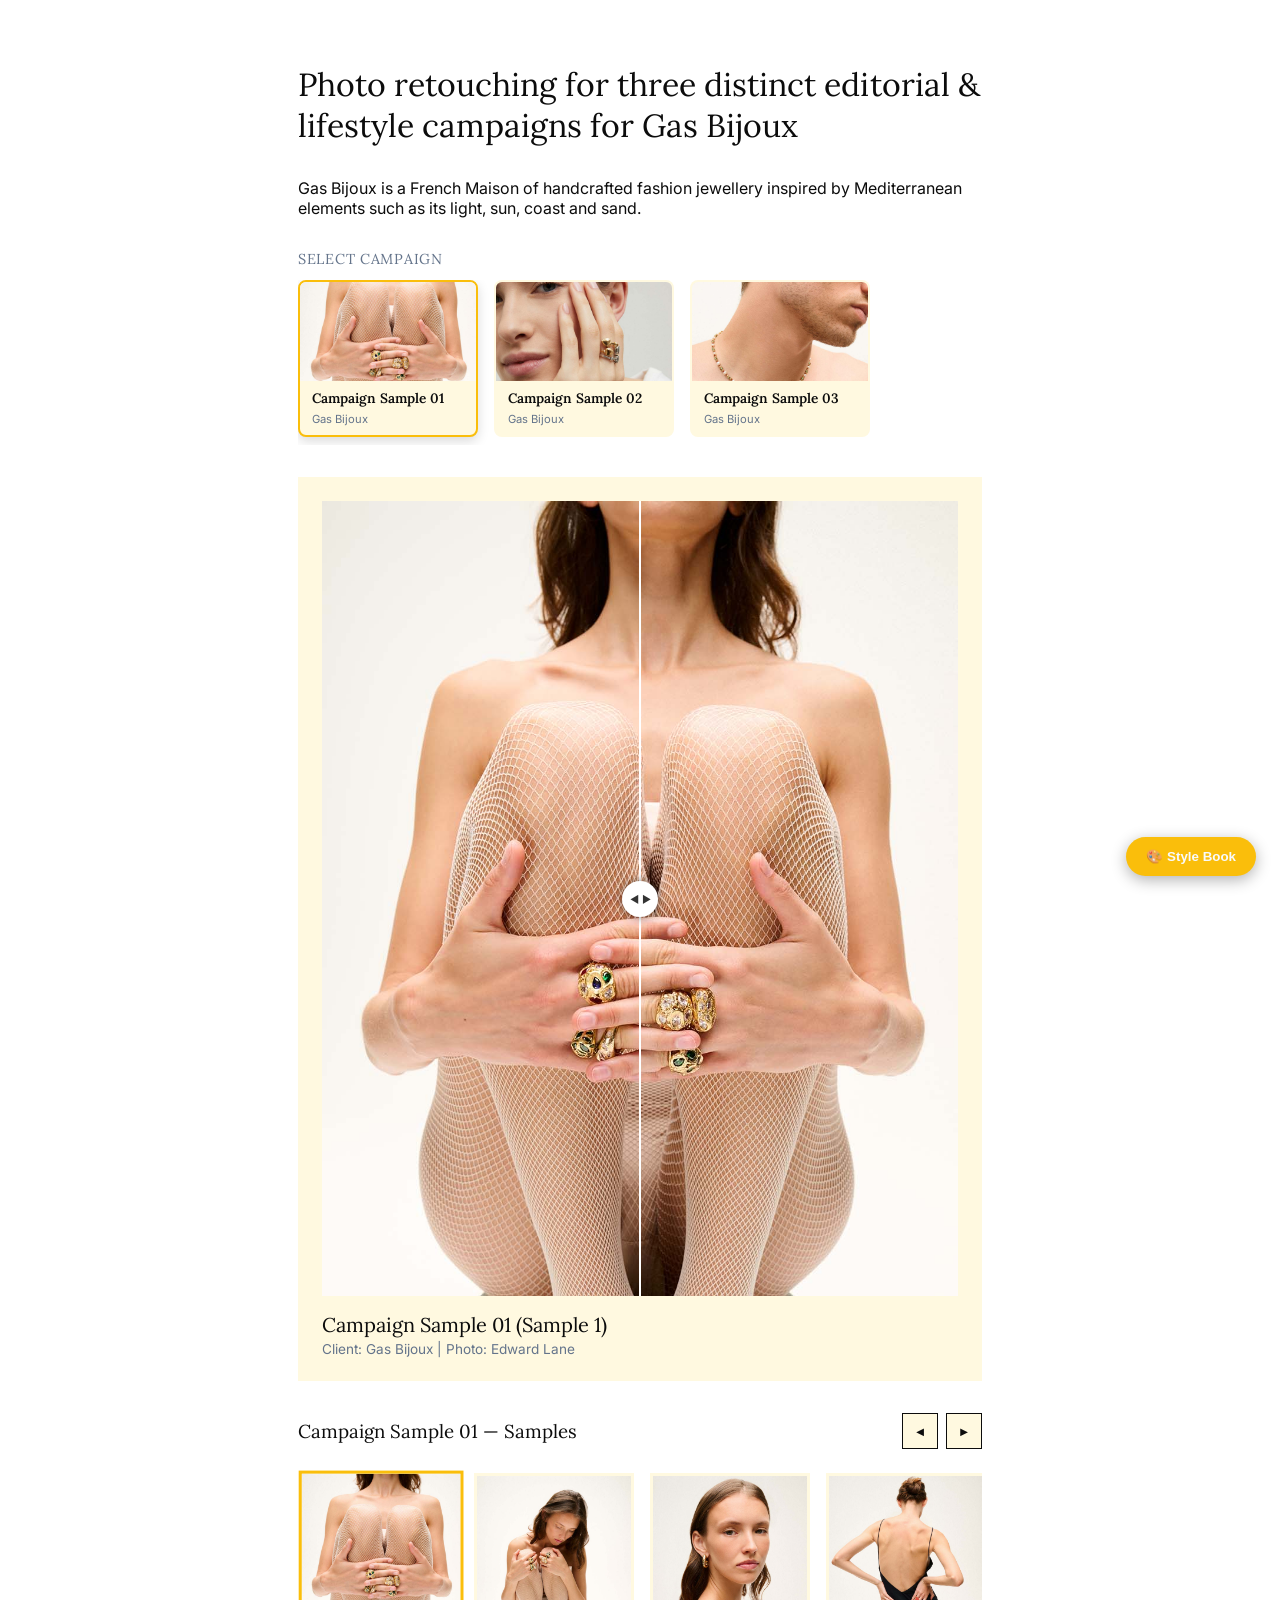
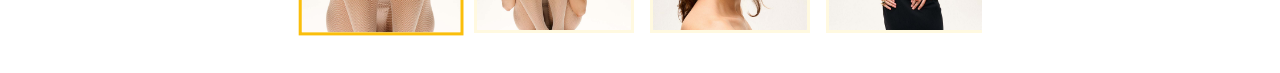
<file: index.html>
<!DOCTYPE html>
<html lang="en">
<head>
  <meta charset="UTF-8">
  <meta name="viewport" content="width=device-width, initial-scale=1.0">
  <title>Photo Retouching</title>
  <link rel="stylesheet" href="styles.css">
  <link rel="stylesheet" href="https://fonts.googleapis.com/css2?family=Lora:wght@400;500;700&display=swap">
  <link rel="stylesheet" href="https://fonts.googleapis.com/css2?family=Inter:wght@400;500;700&display=swap">
</head>
<body>

  <header>
  </header>

  <main class="container">
    <h1>Photo retouching for three distinct editorial & lifestyle campaigns for Gas Bijoux</h1>
    <p>Gas Bijoux is a French Maison of handcrafted fashion jewellery inspired by Mediterranean elements such as its light, sun, coast and sand.</p>

    <!-- Campaign Picker Track (Above Stage) -->
    <section class="campaign-picker-section">
      <h3>Select Campaign</h3>
      <div class="campaign-track" id="campaignTrack"></div>
    </section>

    <!-- Main Comparison Stage -->
    <section class="stage">
      <div class="comparison-slider" id="sliderContainer">
        <img id="imgAfter" src="" alt="Edited Photo">
        <img id="imgBefore" src="" alt="Original Photo" class="img-before">
        <div class="slider-line" id="sliderLine">
          <div class="slider-button"></div>
        </div>
        <input type="range" min="0" max="100" value="50" class="slider-input" id="sliderInput">
      </div>

      <h2 id="sampleTitle">Select a sample</h2>
    </section>

    <!-- Thumbnail Gallery (Samples for Active Campaign) -->
    <section class="gallery-section">
      <div class="gallery-header">
        <h3 id="gallerySectionTitle">Campaign Samples</h3>
        <div class="slider-controls">
          <button id="prevBtn" class="nav-btn" aria-label="Previous">◄</button>
          <button id="nextBtn" class="nav-btn" aria-label="Next">►</button>
        </div>
      </div>

      <div class="gallery-slider-wrapper" id="sliderWrapper">
        <div class="gallery-track" id="galleryTrack"></div>
      </div>
    </section>
  </main>

    <!-- Style Book Overlay Trigger & Panel -->
  <button id="styleBookToggle" class="style-book-toggle" aria-label="Toggle Style Book">🎨 Style Book</button>

  <div id="styleBookOverlay" class="style-book-overlay hidden">
    <div class="style-book-content">
      <div class="style-book-header">
        <h2>Global Style Book & Theme Editor</h2>
        <button id="closeStyleBook" class="close-btn">&times;</button>
      </div>

      <!-- Live Color Pickers -->
      <div class="style-book-section">
        <h3>Color Tokens (Live Preview)</h3>
        <div id="colorSwatches" class="color-swatches-grid"></div>
      </div>

      <!-- Live Font Pickers -->
      <div class="style-book-section">
        <h3>Global Typography (Custom Google Fonts)</h3>
        <div class="font-pickers-grid">
          
          <!-- Body Font Input -->
          <div class="font-picker-card">
            <label for="fontBodyCustom">Body Font</label>
            <div class="font-input-group">
              <input type="text" id="fontBodyCustom" class="style-input" placeholder="Type Google Font name (e.g. Inter, Roboto)...">
              <button id="fontBodyCustomBtn" class="apply-font-btn">Apply</button>
            </div>
          </div>

          <!-- Headings Font Input -->
          <div class="font-picker-card">
            <label for="fontHeadingsCustom">Headings Font (h1, h2, h3)</label>
            <div class="font-input-group">
              <input type="text" id="fontHeadingsCustom" class="style-input" placeholder="Type Google Font name (e.g. Oswald, Playfair Display)...">
              <button id="fontHeadingsCustomBtn" class="apply-font-btn">Apply</button>
            </div>
          </div>

          <!-- Paragraphs Font Input -->
          <div class="font-picker-card">
            <label for="fontParagraphsCustom">Paragraphs Font (p)</label>
            <div class="font-input-group">
              <input type="text" id="fontParagraphsCustom" class="style-input" placeholder="Type Google Font name (e.g. Lora, Open Sans)...">
              <button id="fontParagraphsCustomBtn" class="apply-font-btn">Apply</button>
            </div>
          </div>

        </div>
      </div>

      <div class="style-book-section">
        <button id="resetThemeBtn" class="reset-btn">Reset to Default Styles</button>
      </div>
    </div>
  </div>

  <script src="script.js"></script>
</body>
</html>
</file>
<file: styles.css>
:root {
  --color-primary: #ffffff;
  --color-secondary: #fff9e0;
  --color-accent: #fabe0b;
  --color-text-dark: #0c0c0c;
  --color-text-light: #f8fafc;
  --slider-pos: 50%;
  --alpha-multiplier: 0.66;
}

* {
  box-sizing: border-box;
  margin: 0;
  padding: 0;
}

body {
  font-family: Inter, -apple-system, BlinkMacSystemFont, "Segoe UI", Roboto, sans-serif;
  background-color: var(--color-primary);
  color: var(--color-text-dark);
  padding: 2rem 1rem;
}

h1, h2, h3, h4, h5, h6 {
  font-family: 'Lora', serif;
  font-weight: 400;
  color: var(--color-text-dark);
}

header {
  text-align: center;
  margin-bottom: 2rem;
}

header h1 {
  font-size: 2rem;
  margin-bottom: 0.5rem;
}

header p {
  color: var(--color-text-dark);
}

.container {
  max-width: 684px;
  margin: 0 auto;
  display: flex;
  flex-direction: column;
  gap: 2rem;
}

/* Campaign Picker Section */
.campaign-picker-section {
  width: 100%;
}

.campaign-picker-section h3 {
  font-size: 0.9rem;
  text-transform: uppercase;
  letter-spacing: 0.05em;
  margin-bottom: 0.75rem;
  color: #64748b;
}

.campaign-track {
  display: flex;
  gap: 1rem;
  overflow-x: auto;
  padding-bottom: 0.5rem;
}

/* Campaign Card */
.campaign-card {
  flex: 0 0 180px;
  background: var(--color-secondary);
  border: 2px solid transparent;
  border-radius: 8px;
  overflow: hidden;
  cursor: pointer;
  transition: transform 0.2s, border-color 0.2s;
  display: flex;
  flex-direction: column;
}

.campaign-card:hover {
  transform: translateY(-2px);
}

.campaign-card.active {
  border-color: var(--color-accent);
  box-shadow: 0 4px 12px rgba(0, 0, 0, 0.15);
}

.campaign-card-img {
  width: 100%;
  aspect-ratio: 16 / 9;
  object-fit: cover;
}

.campaign-card-info {
  padding: 0.5rem 0.75rem;
}

.campaign-card-title {
  font-family: 'Lora', serif;
  font-size: 0.85rem;
  font-weight: 600;
  color: var(--color-text-dark);
  display: block;
}

.campaign-card-meta {
  font-size: 0.7rem;
  color: #64748b;
}

/* Stage & Comparison Slider */
.stage {
  background: var(--color-secondary);
  padding: 1.5rem;
}

.stage h2 {
  font-size: 1.25rem;
  margin-top: 1rem;
}

.stage h2 .meta-info {
  display: block;
  font-size: 0.85rem;
  color: #64748b;
  font-family: Inter, sans-serif;
  margin-top: 0.25rem;
  font-weight: 400;
}

.comparison-slider {
  position: relative;
  width: 100%;
  max-height: 900px;
  aspect-ratio: 4 / 5;
  overflow: hidden;
  user-select: none;
  background-color: #000;
}

.comparison-slider img {
  position: absolute;
  top: 0;
  left: 0;
  width: 100%;
  height: 100%;
  object-fit: contain;
}

/* Before image overlay using CSS clip-path */
.img-before {
  clip-path: inset(0 calc(100% - var(--slider-pos)) 0 0);
  z-index: 2;
}

/* Divider line & handle */
.slider-line {
  position: absolute;
  top: 0;
  bottom: 0;
  left: var(--slider-pos);
  width: 2px;
  background-color: #fff;
  z-index: 3;
  pointer-events: none;
  transform: translateX(-50%);
}

.slider-button {
  position: absolute;
  top: 50%;
  left: 50%;
  transform: translate(-50%, -50%);
  width: 36px;
  height: 36px;
  border-radius: 50%;
  background-color: #fff;
  box-shadow: 0 0 10px rgba(0,0,0,0.5);
  display: flex;
  align-items: center;
  justify-content: center;
}

.slider-button::before {
  content: '◄ ►';
  font-size: 10px;
  color: #333;
}

/* Invisible range slider overlay */
.slider-input {
  position: absolute;
  top: 0;
  left: 0;
  width: 100%;
  height: 100%;
  opacity: 0;
  z-index: 4;
  cursor: ew-resize;
}

/* Gallery Grid */
.gallery-section {
  width: 100%;
}

.gallery-header {
  display: flex;
  justify-content: space-between;
  align-items: center;
  margin-bottom: 1rem;
}

.slider-controls {
  display: flex;
  gap: 0.5rem;
}

.nav-btn {
  background: var(--color-secondary);
  color: var(--color-text-dark);
  border: 1px solid var(--color-text-dark);
  width: 36px;
  height: 36px;
  cursor: pointer;
  font-size: 0.8rem;
  transition: background 0.2s;
}

.nav-btn:hover {
  background: #334155;
  color: var(--color-accent);
}

/* Outer wrapper with hidden overflow */
.gallery-slider-wrapper {
  position: relative;
  width: 100%;
  overflow: hidden;
  padding: 0.5rem 0;
  cursor: grab;
}

.gallery-slider-wrapper:active {
  cursor: grabbing;
}

/* Moving inner track */
.gallery-track {
  display: flex;
  gap: 1rem;
  will-change: transform;
  user-select: none;
}

/* Thumbnail Cards */
.gallery-card {
  flex: 0 0 160px; /* Fixed width per thumbnail */
  aspect-ratio: 1;
  position: relative;
  overflow: hidden;
  cursor: pointer;
  border: 3px solid transparent;
  transition: border-color 0.2s, transform 0.2s;
  background: var(--color-secondary);
}

.gallery-card img {
  width: 100%;
  height: 100%;
  object-fit: cover;
  pointer-events: none;
}

.gallery-card.active {
  border-color: var(--color-accent);
  transform: scale(1.03) translate(3px, 0px);
}

.gallery-card p {
  position: absolute;
  bottom: 0;
  left: 0;
  right: 0;
  background: rgb(from var(--color-primary) r g b / var(--alpha-multiplier));
  font-size: 0.75rem;
  padding: 0.4rem;
  text-align: center;
  white-space: nowrap;
  overflow: hidden;
  text-overflow: ellipsis;
  pointer-events: none;
}

/* Style Book Floating Toggle Button */
.style-book-toggle {
  position: fixed;
  bottom: 1.5rem;
  right: 1.5rem;
  background-color: var(--color-accent);
  color: var(--color-text-light);
  border: none;
  padding: 0.75rem 1.25rem;
  border-radius: 50px;
  font-weight: bold;
  cursor: pointer;
  box-shadow: 0 4px 15px rgba(0,0,0,0.3);
  z-index: 1000;
  transition: transform 0.2s, background-color 0.2s;
}

.style-book-toggle:hover {
  transform: translateY(-2px);
  filter: brightness(1.1);
}

/* Style Book Modal Overlay */
.style-book-overlay {
  position: fixed;
  top: 0;
  left: 0;
  width: 100vw;
  height: 100vh;
  background: rgba(0, 0, 0, var(--alpha-multiplier));
  backdrop-filter: blur(4px);
  display: flex;
  justify-content: center;
  align-items: center;
  z-index: 1001;
  opacity: 1;
  transition: opacity 0.2s ease;
}

.style-book-overlay.hidden {
  opacity: 0;
  pointer-events: none;
}

/* Style Book Card */
.style-book-content {
  background: #000;
  color: #fff;
  width: 90%;
  max-width: 550px;
  max-height: 80vh;
  border-radius: 12px;
  padding: 1.5rem;
  overflow-y: auto;
  border: 1px solid #334155;
  box-shadow: 0 20px 25px -5px rgba(0, 0, 0, 0.5);
}

.style-book-header {
  display: flex;
  justify-content: space-between;
  align-items: center;
  border-bottom: 1px solid #334155;
  padding-bottom: 0.75rem;
  margin-bottom: 1rem;
}

.style-book-section h2 {
  color: var(--color-secondary);
}

.close-btn {
  background: none;
  border: none;
  color: #94a3b8;
  font-size: 1.5rem;
  cursor: pointer;
}

.close-btn:hover {
  color: #fff;
}

.style-book-section {
  margin-bottom: 1.5rem;
}

.style-book-section h3 {
  font-size: 1rem;
  color: var(--color-secondary);
  margin-bottom: 0.75rem;
}

/* Color Pickers Grid */
.color-swatches-grid {
  display: grid;
  grid-template-columns: repeat(auto-fill, minmax(140px, 1fr));
  gap: 0.75rem;
}

.swatch-card {
  background: #1e293b;
  border-radius: 8px;
  padding: 0.6rem;
  display: flex;
  flex-direction: column;
  gap: 0.5rem;
  font-size: 0.75rem;
  border: 1px solid #334155;
}

.swatch-input-container {
  display: flex;
  align-items: center;
  gap: 0.5rem;
}

.swatch-input-container input[type="color"] {
  -webkit-appearance: none;
  border: none;
  width: 32px;
  height: 32px;
  border-radius: 6px;
  cursor: pointer;
  background: transparent;
}

.swatch-input-container input[type="color"]::-webkit-color-swatch-wrapper {
  padding: 0;
}

.swatch-input-container input[type="color"]::-webkit-color-swatch {
  border: 1px solid rgba(255, 255, 255, 0.2);
  border-radius: 6px;
}

.swatch-info code {
  color: #94a3b8;
  font-size: 0.7rem;
}

/* Font Pickers Grid */
.font-pickers-grid {
  display: flex;
  flex-direction: column;
  gap: 0.75rem;
}

.font-picker-card {
  display: flex;
  flex-direction: column;
  gap: 0.3rem;
}

.font-picker-card label {
  font-size: 0.8rem;
  color: #94a3b8;
}

.style-select {
  background: #1e293b;
  color: #f8fafc;
  border: 1px solid #334155;
  padding: 0.5rem;
  border-radius: 6px;
  font-size: 0.85rem;
  cursor: pointer;
}

.style-select:focus {
  outline: none;
  border-color: var(--color-secondary);
}

/* Reset Button */
.reset-btn {
  width: 100%;
  background: #dc2626;
  color: #fff;
  border: none;
  padding: 0.6rem;
  border-radius: 6px;
  font-weight: bold;
  cursor: pointer;
  transition: opacity 0.2s;
}

.reset-btn:hover {
  opacity: 0.9;
}
</file>
